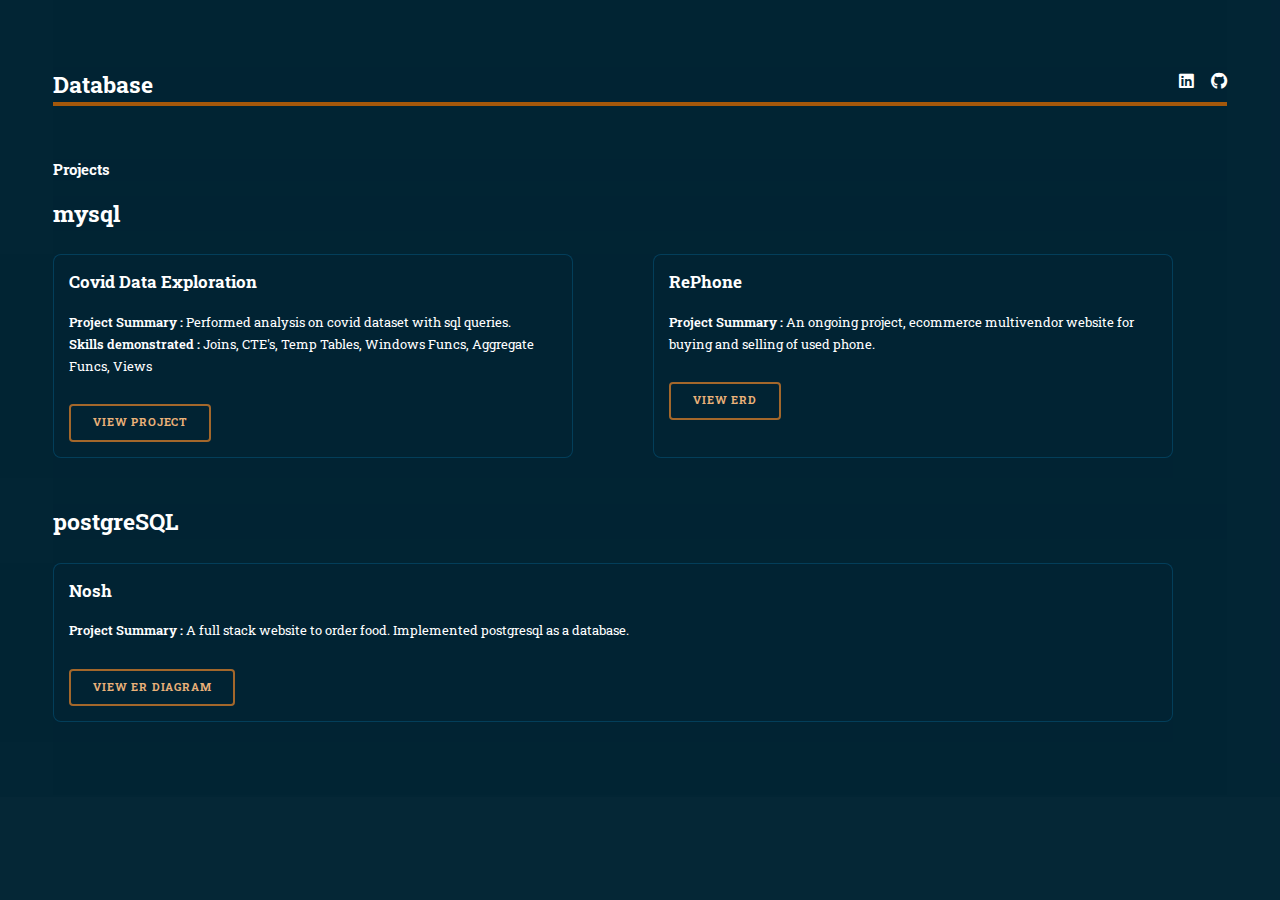
<file: database.html>
<!DOCTYPE HTML>
<!--
	Editorial by HTML5 UP
	html5up.net | @ajlkn
	Free for personal and commercial use under the CCA 3.0 license (html5up.net/license)
-->
<html>
	<head>
		<title>Portfolio Website</title>
		<meta charset="utf-8" />
		<meta name="viewport" content="width=device-width, initial-scale=1, user-scalable=no" />
		<link rel="stylesheet" href="assets/css/main.css" />
	</head>
	<body class="is-preload">

		<!-- Wrapper -->
			<div id="wrapper">

				<!-- Main -->
					<div id="main">
						<div class="inner">

							<!-- Header -->
								<header id="header">
                                    <h2>Database</h2>
									<ul class="icons">
										<li><a href="https://www.linkedin.com/in/zehra-batool-7432a9260" class="icon brands fa-linkedin"><span class="label">LinkedIn</span></a></li>
										<li><a href="https://github.com/ZehraaBatool" class="icon brands fa-github"><span class="label">Github</span></a></li>
									</ul>
								</header>
                                <section>
									<header class="major">
										<h4>Projects</h4>
									</header>
                                    <h2>mysql</h2>
									<div class="posts">
                                       
										<article>
											<h3>Covid Data Exploration</h3>
							<p><b>Project Summary : </b> Performed analysis on covid dataset with sql queries. <br>
								<b>Skills demonstrated : </b>Joins, CTE's, Temp Tables, Windows Funcs, Aggregate Funcs, Views</p>
											
											<ul class="actions">
												<li><a href="https://github.com/ZehraaBatool/Data-Analysis-Portfolio/blob/fd2a4fd2f774d5b75d00610aedc0ef4b06a9fa7c/COVID%20Data%20Exploration.sql" class="button">View Project</a></li>
											</ul>
										</article>
                                        <article>
											<h3>RePhone</h3>
							<p><b>Project Summary : </b> An ongoing project, ecommerce multivendor website for buying and selling of used phone.</p>
											
											<ul class="actions">
												<li><a href="images\ERD RePhone.png" class="button">View ERD</a></li>
											</ul>
										</article>
                                    </div>
                                    <h2>postgreSQL</h2>
                                    <div class="posts">
                                       
										<article>
											<h3>Nosh</h3>
							<p><b>Project Summary : </b> A full stack website to order food. Implemented postgresql as a database.
							</p>
											
											<ul class="actions">
											
												<li><a href="images\ERD Nosh.png" class="button">View ER diagram</a></li>

											</ul>
										</article>
                                        
                                    </div>
                            
                                </section>
</file>
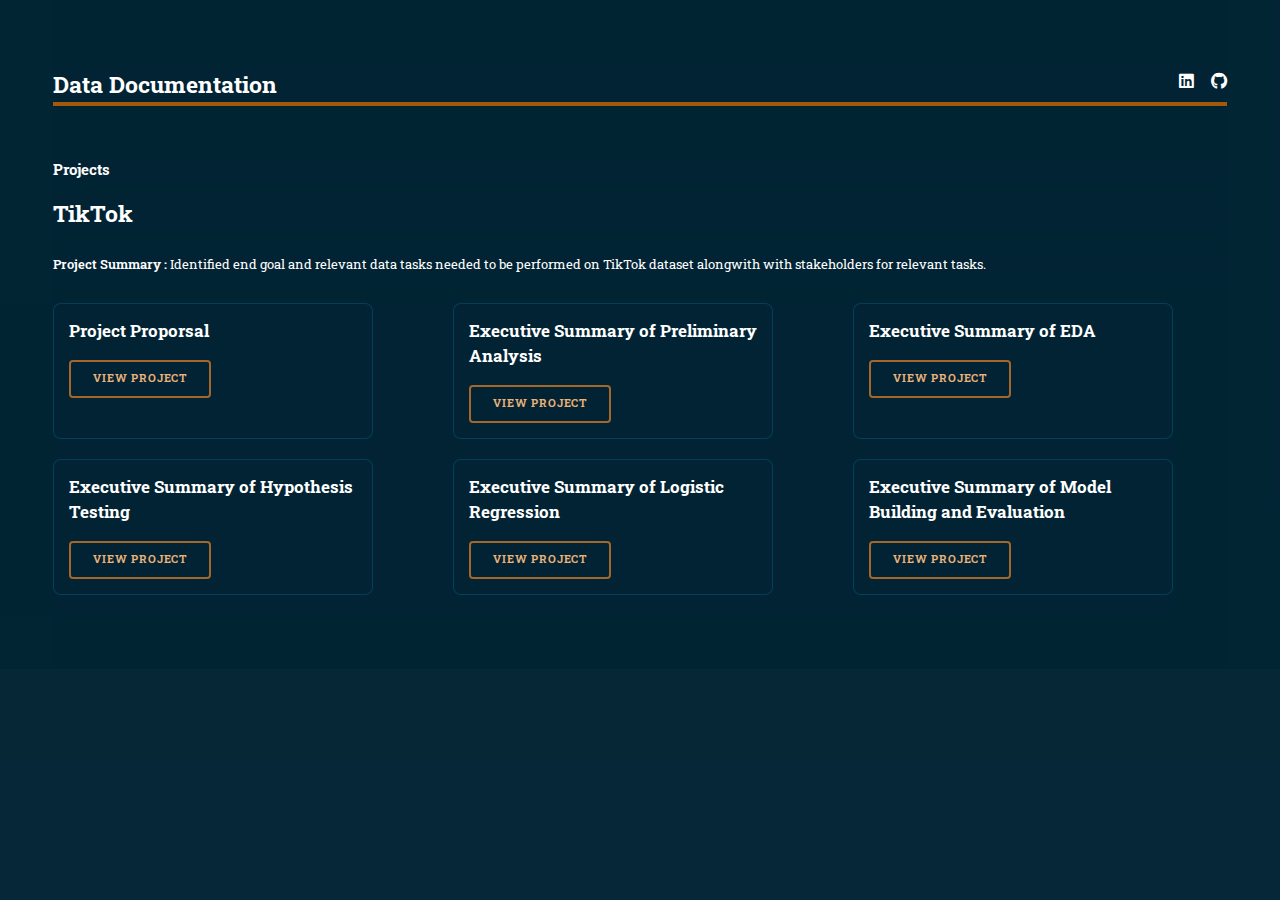
<file: dataplanning.html>
<!DOCTYPE HTML>
<!--
	Editorial by HTML5 UP
	html5up.net | @ajlkn
	Free for personal and commercial use under the CCA 3.0 license (html5up.net/license)
-->
<html>
	<head>
		<title>Portfolio Website</title>
		<meta charset="utf-8" />
		<meta name="viewport" content="width=device-width, initial-scale=1, user-scalable=no" />
		<link rel="stylesheet" href="assets/css/main.css" />
	</head>
	<body class="is-preload">

		<!-- Wrapper -->
			<div id="wrapper">

				<!-- Main -->
					<div id="main">
						<div class="inner">

							<!-- Header -->
								<header id="header">
                                    <h2>Data Documentation</h2>
									<ul class="icons">
										<li><a href="https://www.linkedin.com/in/zehra-batool-7432a9260" class="icon brands fa-linkedin"><span class="label">LinkedIn</span></a></li>
										<li><a href="https://github.com/ZehraaBatool" class="icon brands fa-github"><span class="label">Github</span></a></li>
									</ul>
								</header>
                                <section>
									<header class="major">
										<h4>Projects</h4>
									</header>
									<h2>TikTok</h2>
									<p><b>Project Summary : </b> Identified end goal and relevant data tasks needed to be performed on TikTok dataset alongwith with stakeholders for relevant tasks.							</p>

									<div class="posts">
										<article>
											<h3>Project Proporsal</h3>
											
											<ul class="actions">
												<li><a href="images\TikTok Project Proposal.pdf" class="button">View Project</a></li>
											</ul>
										</article>
                                        <article>
											<h3>Executive Summary of Preliminary Analysis</h3>
			
											
											<ul class="actions">
												<li><a href="images\Executive summary of preliminary analysis.pdf" class="button">View Project</a></li>
											</ul>
										</article>
                                        <article>
											<h3>Executive Summary of EDA</h3>
							
											
											<ul class="actions">
												<li><a href="images\Executive Summary of EDA.pdf" class="button">View Project</a></li>
											</ul>
										</article>
										<article>
											<h3>Executive Summary of Hypothesis Testing</h3>
							
											
											<ul class="actions">
												<li><a href="images\Executive summary Hypothesis testing.pdf" class="button">View Project</a></li>
											</ul>
										</article><article>
											<h3>Executive Summary of Logistic Regression</h3>
							
											
											<ul class="actions">
												<li><a href="images\Executive Summary Logistic Regression.pdf" class="button">View Project</a></li>
											</ul>
										</article>
									</article><article>
										<h3>Executive Summary of Model Building and Evaluation</h3>
						
										
										<ul class="actions">
											<li><a href="images\Executive Summary of ML.pdf" class="button">View Project</a></li>
										</ul>
									</article>
</file>
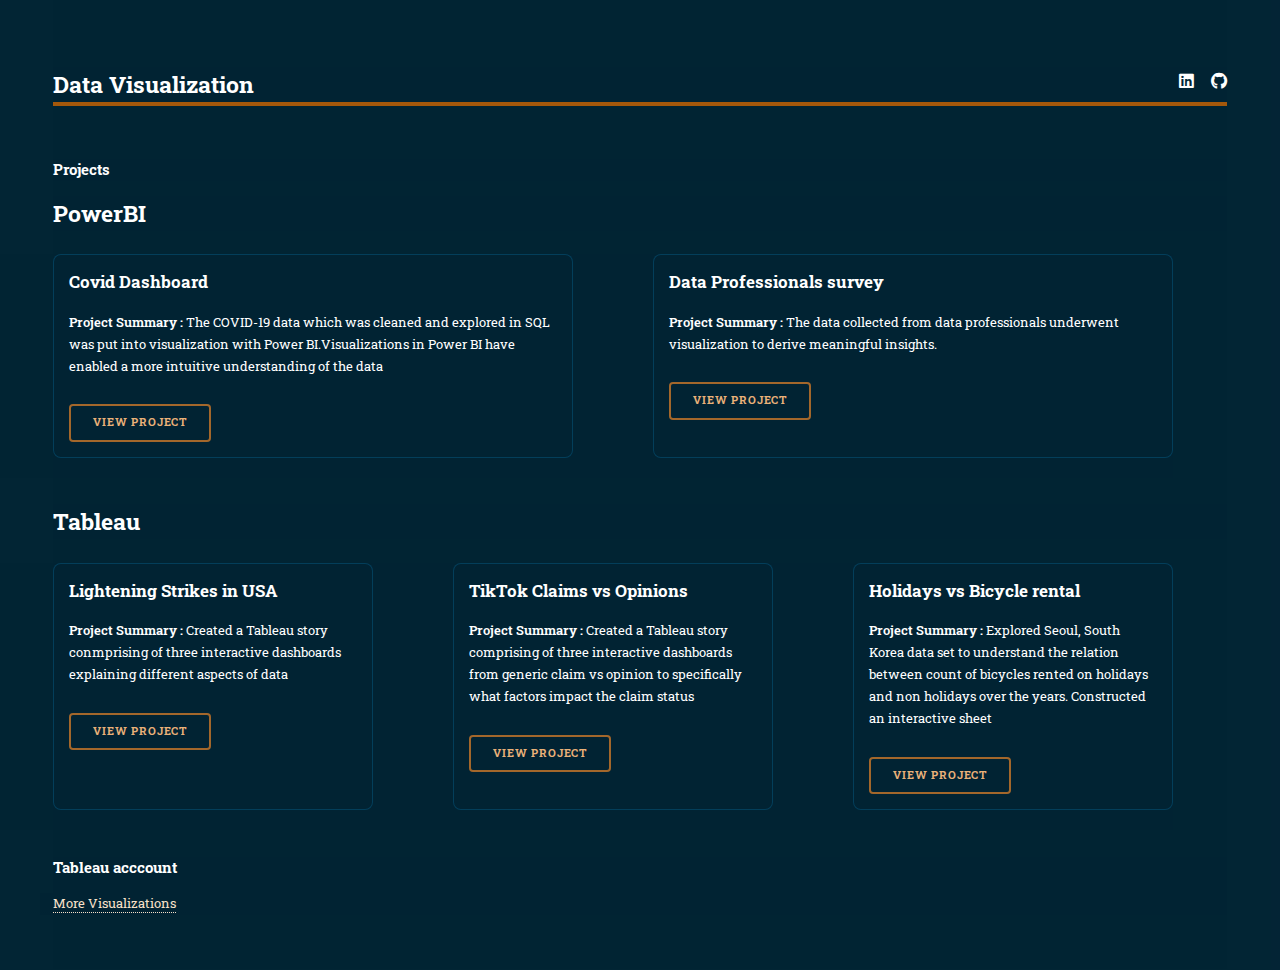
<file: datavisual.html>
<!DOCTYPE HTML>
<!--
	Editorial by HTML5 UP
	html5up.net | @ajlkn
	Free for personal and commercial use under the CCA 3.0 license (html5up.net/license)
-->
<html>
	<head>
		<title>Portfolio Website</title>
		<meta charset="utf-8" />
		<meta name="viewport" content="width=device-width, initial-scale=1, user-scalable=no" />
		<link rel="stylesheet" href="assets/css/main.css" />
	</head>
	<body class="is-preload">

		<!-- Wrapper -->
			<div id="wrapper">

				<!-- Main -->
					<div id="main">
						<div class="inner">

							<!-- Header -->
								<header id="header">
                                    <h2>Data Visualization</h2>
									<ul class="icons">
										<li><a href="https://www.linkedin.com/in/zehra-batool-7432a9260" class="icon brands fa-linkedin"><span class="label">LinkedIn</span></a></li>
										<li><a href="https://github.com/ZehraaBatool" class="icon brands fa-github"><span class="label">Github</span></a></li>
									</ul>
								</header>
                                <section>
									<header class="major">
										<h4>Projects</h4>
									</header>
                                    <h2>PowerBI</h2>
									<div class="posts">
                                       
										<article>
											<h3>Covid Dashboard</h3>
							<p><b>Project Summary : </b> The COVID-19 data which was cleaned and explored in SQL was put into visualization with Power BI.Visualizations in Power BI have enabled a more intuitive understanding of the data
							</p>
											
											<ul class="actions">
												<li><a href="images\covid dashboard.png" class="button">View Project</a></li>
											</ul>
										</article>
                                        <article>
											<h3>Data Professionals survey</h3>
							<p><b>Project Summary : </b>The data collected from data professionals underwent visualization to derive meaningful insights. 							</p>
											
											<ul class="actions">
												<li><a href="images\data experts dashboard.png" class="button">View Project</a></li>
											</ul>
										</article>
                                                                        </div>
                                    <h2>Tableau</h2>
                                    <div class="posts">
                                       
										<article>
											<h3>Lightening Strikes in USA</h3>
							<p><b>Project Summary : </b> Created a Tableau story conmprising of three interactive dashboards explaining different aspects of data							</p>
											
											<ul class="actions">
												<li><a href="https://public.tableau.com/shared/6HY5JZ6PF?:display_count=n&:origin=viz_share_link" class="button">View Project</a></li>
											</ul>
										</article>
                                        <article>
											<h3>TikTok Claims vs Opinions</h3>
							<p><b>Project Summary : </b> Created a Tableau story comprising of three interactive dashboards from generic claim vs opinion to specifically what factors impact the claim status
													</p>
											
											<ul class="actions">
												<li><a href="https://haproxy-traffic-splitter/views/TikTokclaimdataset/Story1?:language=en-US&:sid=&:redirect=auth&:display_count=n&:origin=viz_share_link" class="button">View Project</a></li>
											</ul>
										</article>
                                        <article>
											<h3>Holidays vs Bicycle rental</h3>
							<p><b>Project Summary : </b> Explored Seoul, South Korea data set to understand the relation between count of bicycles rented on holidays and non holidays over the years. Constructed an interactive sheet</p>
											
											<ul class="actions">
												<li><a href="https://haproxy-traffic-splitter/views/Impactofholidaysonrentedbicyclecount/Dashboard1?:language=en-US&:sid=&:redirect=auth&:display_count=n&:origin=viz_share_link" class="button">View Project</a></li>
											</ul>
										</article>
                                    </div>
									<article>
											<h4>Tableau acccount</h4>											
											<ul class="actions">
												<li><a href="https://public.tableau.com/app/profile/zehra.batool/vizzes" >More Visualizations</a></li>
											</ul>
										</article>
                                </section>
</file>
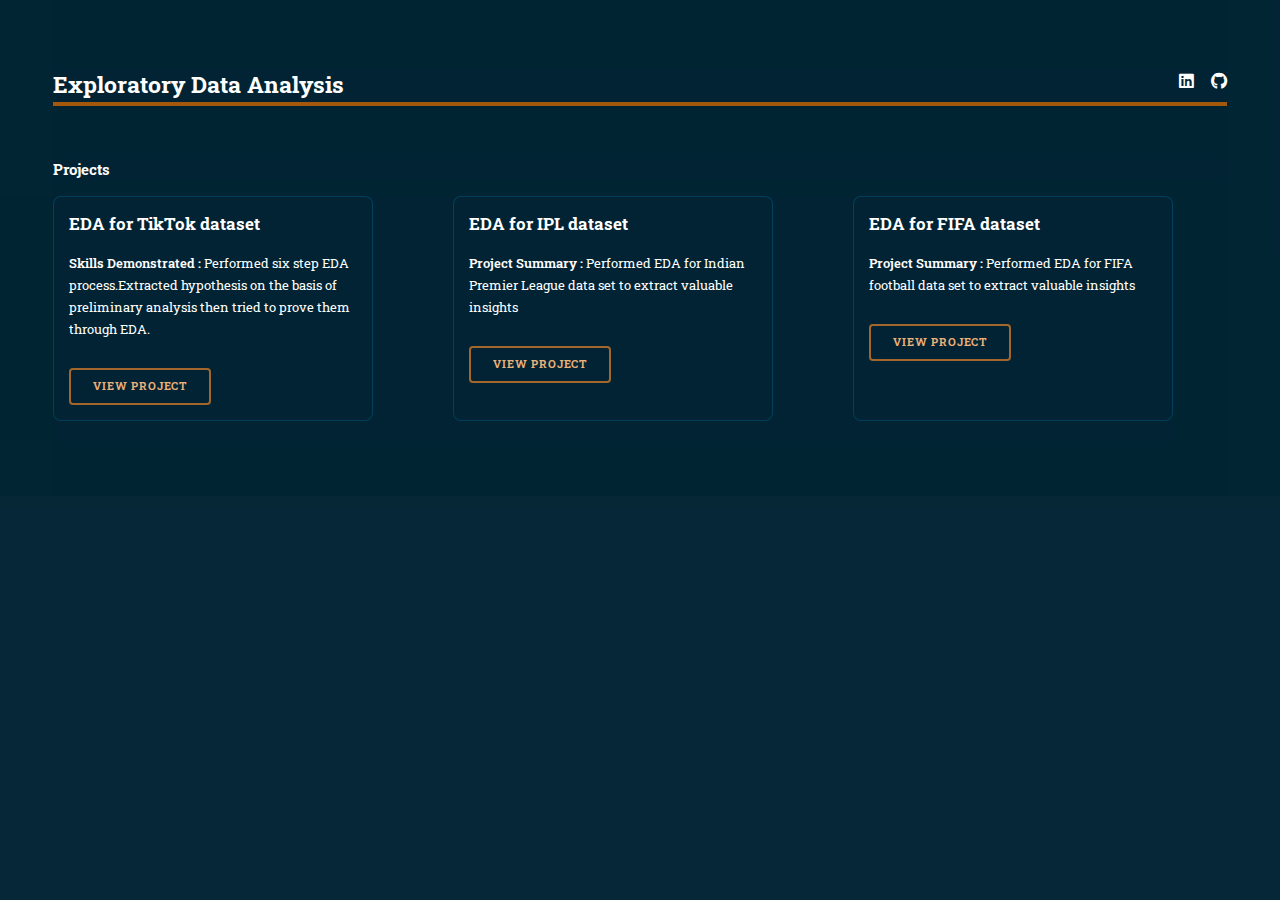
<file: eda.html>
<!DOCTYPE HTML>
<!--
	Editorial by HTML5 UP
	html5up.net | @ajlkn
	Free for personal and commercial use under the CCA 3.0 license (html5up.net/license)
-->
<html>
	<head>
		<title>Portfolio Website</title>
		<meta charset="utf-8" />
		<meta name="viewport" content="width=device-width, initial-scale=1, user-scalable=no" />
		<link rel="stylesheet" href="assets/css/main.css" />
	</head>
	<body class="is-preload">

		<!-- Wrapper -->
			<div id="wrapper">

				<!-- Main -->
					<div id="main">
						<div class="inner">

							<!-- Header -->
								<header id="header">
                                    <h2>Exploratory Data Analysis</h2>
									<ul class="icons">
										<li><a href="https://www.linkedin.com/in/zehra-batool-7432a9260" class="icon brands fa-linkedin"><span class="label">LinkedIn</span></a></li>
										<li><a href="https://github.com/ZehraaBatool" class="icon brands fa-github"><span class="label">Github</span></a></li>
									</ul>
								</header>
                                <section>
									<header class="major">
										<h4>Projects</h4>
									</header>
									<div class="posts">
										<article>
											<h3>EDA for TikTok dataset</h3>
							<p><b>Skills Demonstrated : </b> Performed six step EDA process.Extracted hypothesis on the basis of preliminary analysis then tried to prove them through EDA.
							</p>
											
											<ul class="actions">
												<li><a href="https://github.com/ZehraaBatool/Data-Analysis-Portfolio/blob/fd2a4fd2f774d5b75d00610aedc0ef4b06a9fa7c/Exploratory%20Data%20Analysis%20IPL_Dataset.ipynb" class="button">View Project</a></li></ul>
										</article>
                                        <article>
											<h3>EDA for IPL dataset</h3>
							<p><b>Project Summary :  </b>Performed EDA for Indian Premier League data set to extract valuable insights 
							</p>
											
											<ul class="actions">
												<li><a href="https://github.com/ZehraaBatool/Data-Analysis-Portfolio/blob/fd2a4fd2f774d5b75d00610aedc0ef4b06a9fa7c/Exploratory%20Data%20Analysis%20IPL_Dataset.ipynb" class="button">View Project</a></li>
											</ul>
										</article>
                                        <article>
											<h3>EDA for FIFA dataset</h3>
							<p><b>Project Summary : </b>Performed EDA for FIFA football data set to extract valuable insights </p>
											
											<ul class="actions">
												<li><a href="https://github.com/ZehraaBatool/Data-Analysis-Portfolio/blob/fd2a4fd2f774d5b75d00610aedc0ef4b06a9fa7c/Exploratory%20Data%20Analysis%20Fifa_Dataset.ipynb" class="button">View Project</a></li>
											</ul>
										</article>
									</div></section></div></div></div></body></html>
</file>
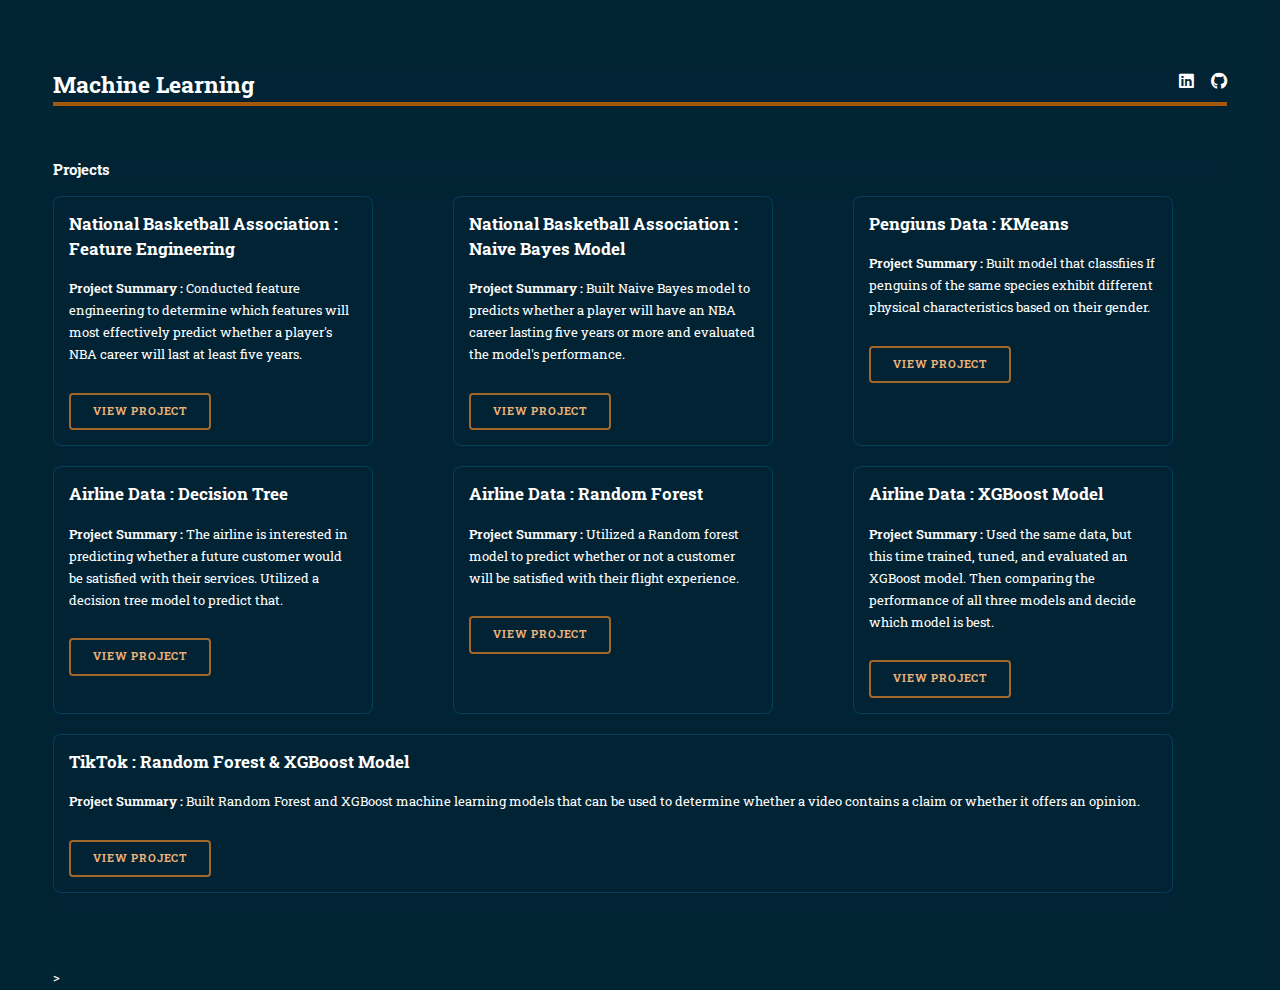
<file: ml.html>
<!DOCTYPE HTML>
<!--
	Editorial by HTML5 UP
	html5up.net | @ajlkn
	Free for personal and commercial use under the CCA 3.0 license (html5up.net/license)
-->
<html>
	<head>
		<title>Portfolio Website</title>
		<meta charset="utf-8" />
		<meta name="viewport" content="width=device-width, initial-scale=1, user-scalable=no" />
		<link rel="stylesheet" href="assets/css/main.css" />
	</head>
	<body class="is-preload">

		<!-- Wrapper -->
			<div id="wrapper">
				<!-- Main -->
					<div id="main">
						<div class="inner">
							<!-- Header -->
								<header id="header">
                                    <h2>Machine Learning</h2>
									<ul class="icons">
										<li><a href="https://www.linkedin.com/in/zehra-batool-7432a9260" class="icon brands fa-linkedin"><span class="label">LinkedIn</span></a></li>
										<li><a href="https://github.com/ZehraaBatool" class="icon brands fa-github"><span class="label">Github</span></a></li>
									</ul>
								</header>
                                <section>
									<header class="major">
										<h4>Projects</h4>
									</header>
									<div class="posts">
										<article>
											<h3>National Basketball Association : Feature Engineering</h3>
							<p><b>Project Summary : </b>Conducted feature engineering to determine which features will most effectively predict whether a player's NBA career will last at least five years.
							</p>
											
											<ul class="actions">
												<li><a href="https://github.com/ZehraaBatool/Data-Analysis-Portfolio/blob/266a8c9016eafc55c8d5ebb1ebfd73f71d550e6f/Feature%20Engineering.ipynb" class="button">View Project</a></li>
											</ul>
										</article>
										<article>
											<h3>National Basketball Association : Naive Bayes Model</h3>
							<p><b>Project Summary : </b>Built Naive Bayes model to predicts whether a player will have an NBA career lasting five years or more and evaluated the model's performance.
							</p>
											
											<ul class="actions">
												<li><a href="https://github.com/ZehraaBatool/Data-Analysis-Portfolio/blob/266a8c9016eafc55c8d5ebb1ebfd73f71d550e6f/Naive%20Bayes%20Model.ipynb" class="button">View Project</a></li>
											</ul>
										</article>
										<article>
											<h3>Pengiuns Data : KMeans</h3>
							<p><b>Project Summary : </b>Built model that classfiies If penguins of the same species exhibit different physical characteristics based on their gender.
							</p>
											
											<ul class="actions">
												<li><a href="https://github.com/ZehraaBatool/Data-Analysis-Portfolio/blob/266a8c9016eafc55c8d5ebb1ebfd73f71d550e6f/KMeans.ipynb" class="button">View Project</a></li>
											</ul>
										</article>
						
										<article>
											<h3>Airline Data : Decision Tree</h3>
							<p><b>Project Summary : </b>The airline is interested in predicting whether a future customer would be satisfied with their services. Utilized a decision tree model to predict that.</p>
											
											<ul class="actions">
												<li><a href="https://github.com/ZehraaBatool/Data-Analysis-Portfolio/blob/4252f0f671ebd9fc2166b4505e5239eaf82d3d65/Decision%20Tree.ipynb" class="button">View Project</a></li>
											</ul>
										</article><article>
											<h3>Airline Data : Random Forest</h3>
							<p><b>Project Summary : </b> Utilized a Random forest model to predict whether or not a customer will be satisfied with their flight experience.</p>
											
											<ul class="actions">
												<li><a href="https://github.com/ZehraaBatool/Data-Analysis-Portfolio/blob/4252f0f671ebd9fc2166b4505e5239eaf82d3d65/Random%20forest.ipynb" class="button">View Project</a></li>
											</ul>
										</article><article>
											<h3>Airline Data : XGBoost Model</h3>
							<p><b>Project Summary : </b>Used the same data, but this time trained, tuned, and evaluated an XGBoost model. Then comparing the performance of all three models and decide which model is best.</p>
											
											<ul class="actions">
												<li><a href="https://github.com/ZehraaBatool/Data-Analysis-Portfolio/blob/4252f0f671ebd9fc2166b4505e5239eaf82d3d65/XGBoost%20Model.ipynb" class="button">View Project</a></li>
											</ul>
										</article>
										<article>
											<h3>TikTok : Random Forest & XGBoost Model</h3>
							<p><b>Project Summary : </b>Built Random Forest and XGBoost machine learning models that can be used to determine whether a video contains a claim or whether it offers an opinion.</p>
											
											<ul class="actions">
												<li><a href="https://github.com/ZehraaBatool/Data-Analysis-Portfolio/blob/4252f0f671ebd9fc2166b4505e5239eaf82d3d65/TikTok%20Random%20Forest.ipynb" class="button">View Project</a></li>
											</ul>
										</article>
									</div></section>></div></div></div></body></html>
</file>
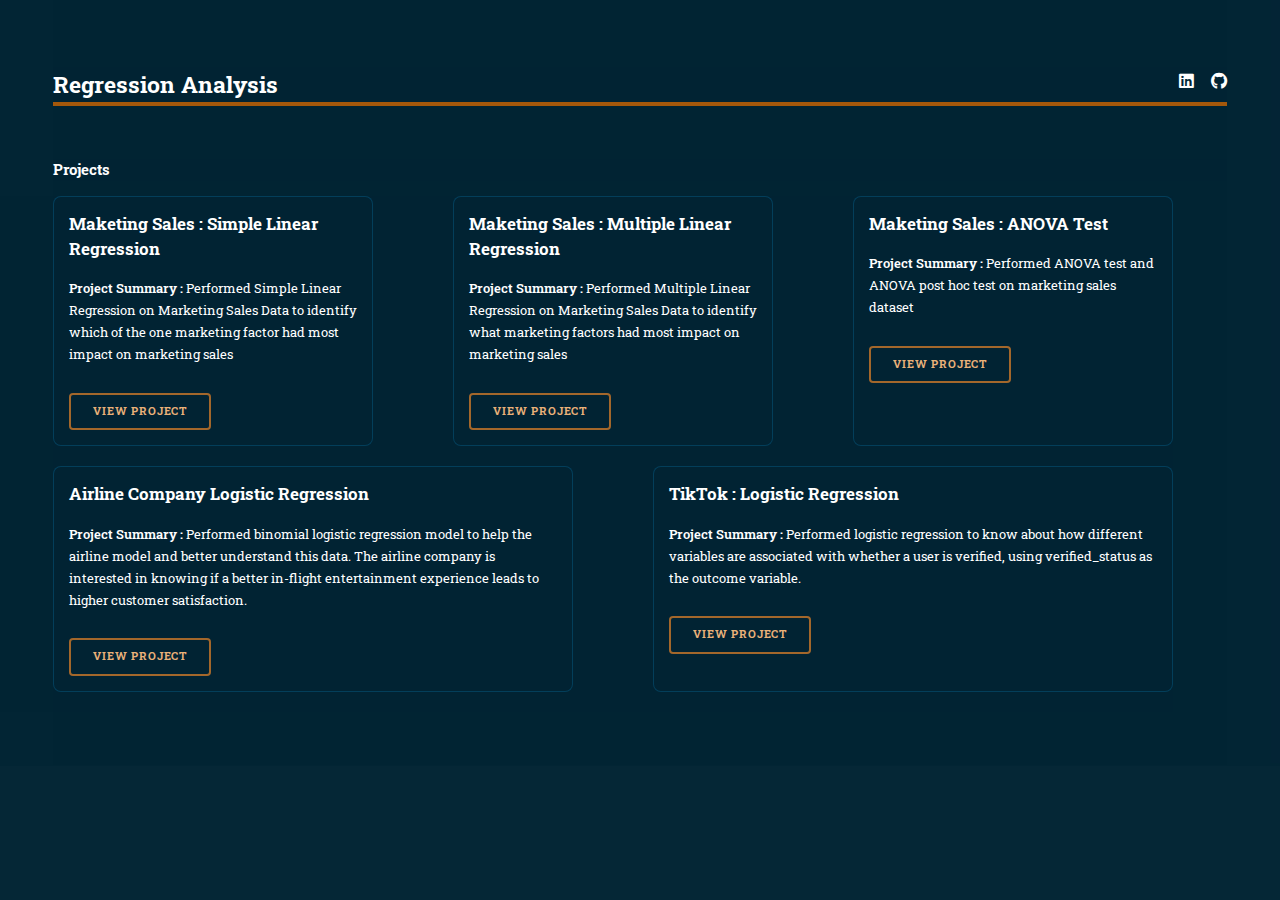
<file: reg.html>
<!DOCTYPE HTML>
<!--
	Editorial by HTML5 UP
	html5up.net | @ajlkn
	Free for personal and commercial use under the CCA 3.0 license (html5up.net/license)
-->
<html>
	<head>
		<title>Portfolio Website</title>
		<meta charset="utf-8" />
		<meta name="viewport" content="width=device-width, initial-scale=1, user-scalable=no" />
		<link rel="stylesheet" href="assets/css/main.css" />
	</head>
	<body class="is-preload">

		<!-- Wrapper -->
			<div id="wrapper">
				<!-- Main -->
					<div id="main">
						<div class="inner">
							<!-- Header -->
								<header id="header">
                                    <h2>Regression Analysis</h2>
									<ul class="icons">
										<li><a href="https://www.linkedin.com/in/zehra-batool-7432a9260" class="icon brands fa-linkedin"><span class="label">LinkedIn</span></a></li>
										<li><a href="https://github.com/ZehraaBatool" class="icon brands fa-github"><span class="label">Github</span></a></li>
									</ul>
								</header>
                                <section>
									<header class="major">
										<h4>Projects</h4>
									</header>
									<div class="posts">
										<article>
											<h3>Maketing Sales : Simple Linear Regression</h3>
							<p><b>Project Summary : </b>Performed Simple Linear Regression on Marketing Sales Data to identify which of the one marketing factor had most impact on marketing sales							</p>
											
											<ul class="actions">
												<li><a href="https://github.com/ZehraaBatool/Data-Analysis-Portfolio/blob/266a8c9016eafc55c8d5ebb1ebfd73f71d550e6f/Simple%20Linear%20Regression%20Marketing%20Data.ipynb" class="button">View Project</a></li>
											</ul>
										</article>
										<article>
											<h3>Maketing Sales : Multiple Linear Regression</h3>
							<p><b>Project Summary : </b>Performed Multiple Linear Regression on Marketing Sales Data to identify what marketing factors had most impact on marketing sales							</p>
											
											<ul class="actions">
												<li><a href="https://github.com/ZehraaBatool/Data-Analysis-Portfolio/blob/266a8c9016eafc55c8d5ebb1ebfd73f71d550e6f/Marketing%20Data%20Mulitple%20Linear%20Reg.ipynb" class="button">View Project</a></li>
											</ul>
										</article>
										<article>
											<h3>Maketing Sales : ANOVA Test</h3>
							<p><b>Project Summary : </b>Performed ANOVA test and ANOVA post hoc test on marketing sales dataset</p>
											
											<ul class="actions">
												<li><a href="https://github.com/ZehraaBatool/Data-Analysis-Portfolio/blob/266a8c9016eafc55c8d5ebb1ebfd73f71d550e6f/ANOVA%20test.ipynb" class="button">View Project</a></li>
											</ul>
										</article>
										<article>
											<h3>Airline Company Logistic Regression</h3>
							<p><b>Project Summary : </b>Performed binomial logistic regression model to help the airline model and better understand this data. The airline company is interested in knowing if a better in-flight entertainment experience leads to higher customer satisfaction.</p>
											
											<ul class="actions">
												<li><a href="https://github.com/ZehraaBatool/Data-Analysis-Portfolio/blob/266a8c9016eafc55c8d5ebb1ebfd73f71d550e6f/Logistic%20Regression.ipynb" class="button">View Project</a></li>
											</ul>
										</article>
										<article>
											<h3>TikTok : Logistic Regression</h3>
							<p><b>Project Summary : </b>Performed logistic regression to know about how different variables are associated with whether a user is verified, using verified_status as the outcome variable.</p>
											
											<ul class="actions">
												<li><a href="https://github.com/ZehraaBatool/Data-Analysis-Portfolio/blob/266a8c9016eafc55c8d5ebb1ebfd73f71d550e6f/TikTok%20Regression.ipynb" class="button">View Project</a></li>
											</ul>
										</article>
</file>
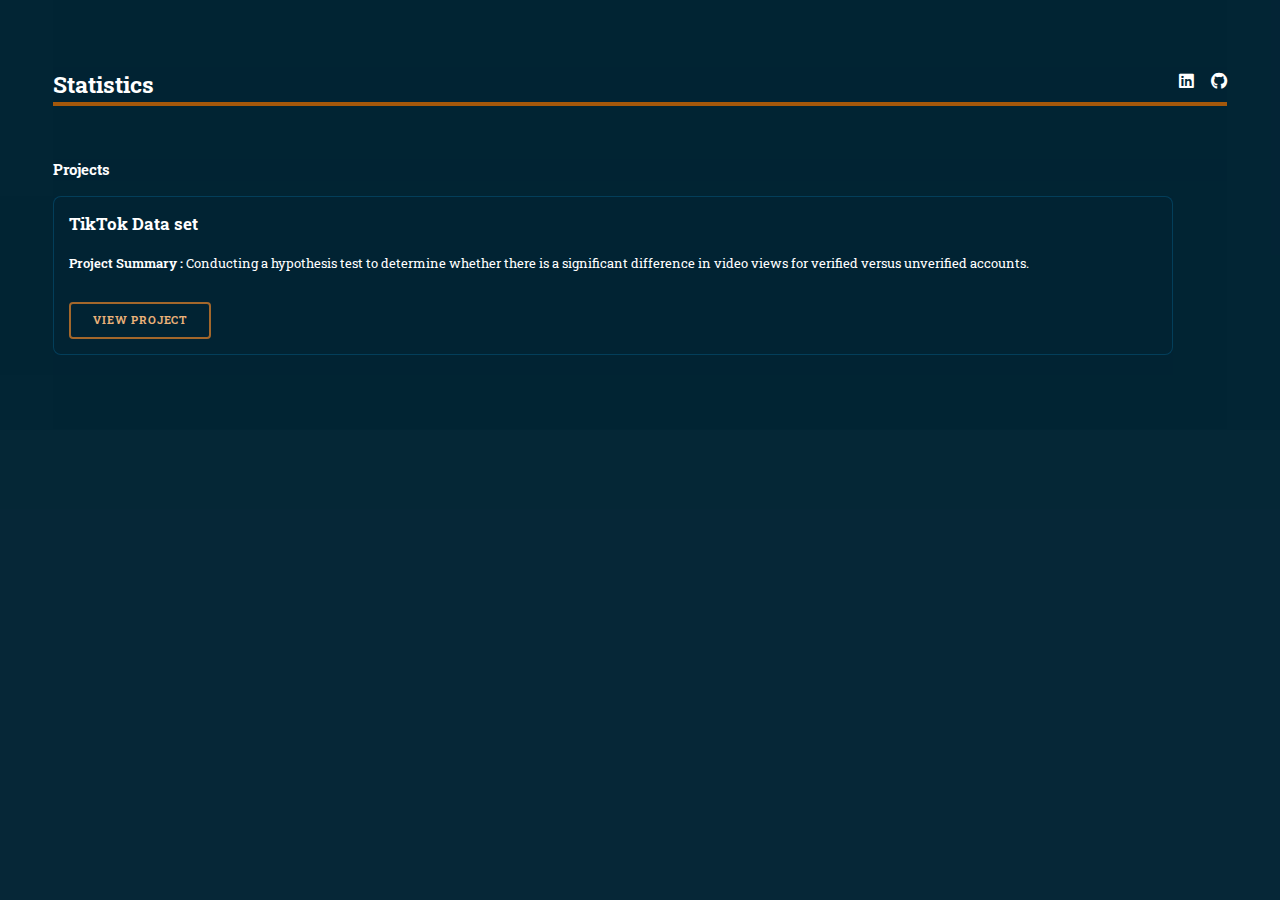
<file: stats.html>
<!DOCTYPE HTML>
<!--
	Editorial by HTML5 UP
	html5up.net | @ajlkn
	Free for personal and commercial use under the CCA 3.0 license (html5up.net/license)
-->
<html>
	<head>
		<title>Portfolio Website</title>
		<meta charset="utf-8" />
		<meta name="viewport" content="width=device-width, initial-scale=1, user-scalable=no" />
		<link rel="stylesheet" href="assets/css/main.css" />
	</head>
	<body class="is-preload">

		<!-- Wrapper -->
			<div id="wrapper">
				<!-- Main -->
					<div id="main">
						<div class="inner">
							<!-- Header -->
								<header id="header">
                                    <h2>Statistics</h2>
									<ul class="icons">
										<li><a href="https://www.linkedin.com/in/zehra-batool-7432a9260" class="icon brands fa-linkedin"><span class="label">LinkedIn</span></a></li>
										<li><a href="https://github.com/ZehraaBatool" class="icon brands fa-github"><span class="label">Github</span></a></li>
									</ul>
								</header>
                                <section>
									<header class="major">
										<h4>Projects</h4>
									</header>
									<div class="posts">
										<article>
											<h3>TikTok Data set</h3>
							<p><b>Project Summary : </b>Conducting a hypothesis test to determine whether there is a significant difference in video views for verified versus unverified accounts.</p>
											
											<ul class="actions">
												<li><a href="https://github.com/ZehraaBatool/Data-Analysis-Portfolio/blob/fd2a4fd2f774d5b75d00610aedc0ef4b06a9fa7c/Web%20Scrapping%20Wikipedia%20(Largest%20companies).ipynb" class="button">View Project</a></li>
											</ul>
										</article>
</file>
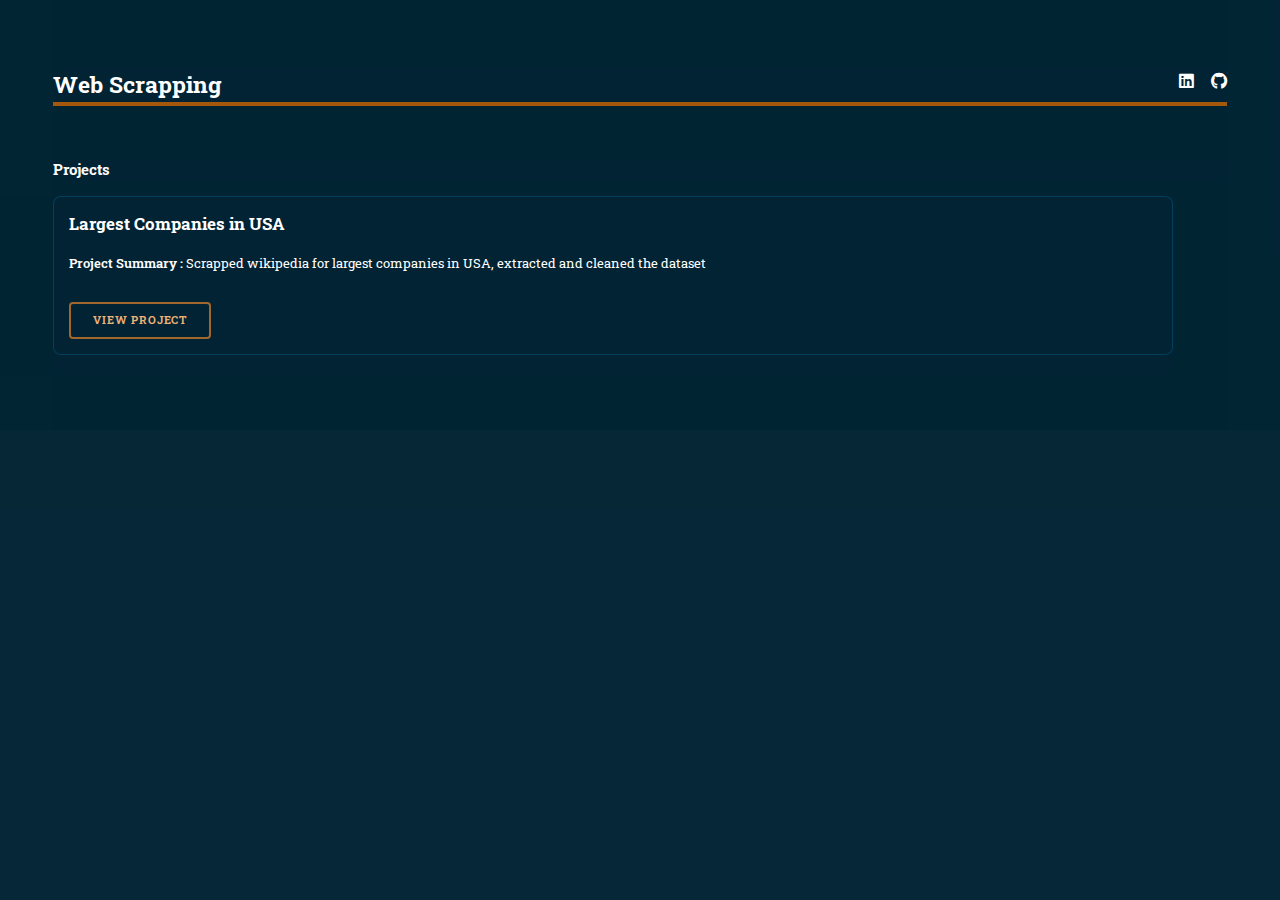
<file: webscrap.html>
<!DOCTYPE HTML>
<!--
	Editorial by HTML5 UP
	html5up.net | @ajlkn
	Free for personal and commercial use under the CCA 3.0 license (html5up.net/license)
-->
<html>
	<head>
		<title>Portfolio Website</title>
		<meta charset="utf-8" />
		<meta name="viewport" content="width=device-width, initial-scale=1, user-scalable=no" />
		<link rel="stylesheet" href="assets/css/main.css" />
	</head>
	<body class="is-preload">

		<!-- Wrapper -->
			<div id="wrapper">
				<!-- Main -->
					<div id="main">
						<div class="inner">
							<!-- Header -->
								<header id="header">
                                    <h2>Web Scrapping</h2>
									<ul class="icons">
										<li><a href="https://www.linkedin.com/in/zehra-batool-7432a9260" class="icon brands fa-linkedin"><span class="label">LinkedIn</span></a></li>
										<li><a href="https://github.com/ZehraaBatool" class="icon brands fa-github"><span class="label">Github</span></a></li>
									</ul>
								</header>
                                <section>
									<header class="major">
										<h4>Projects</h4>
									</header>
									<div class="posts">
										<article>
											<h3>Largest Companies in USA</h3>
							<p><b>Project Summary :  </b>Scrapped wikipedia for largest companies in USA, extracted and cleaned the dataset
							</p>
											
											<ul class="actions">
												<li><a href="https://github.com/ZehraaBatool/Data-Analysis-Portfolio/blob/fd2a4fd2f774d5b75d00610aedc0ef4b06a9fa7c/Web%20Scrapping%20Wikipedia%20(Largest%20companies).ipynb" class="button">View Project</a></li>
											</ul>
										</article>
</file>
<file: assets/css/main.css>
@import url(fontawesome-all.min.css);
@import url("https://fonts.googleapis.com/css?family=Open+Sans:400,600,400italic,600italic|Roboto+Slab:400,700");
/*
	Editorial by HTML5 UP
	html5up.net | @ajlkn
	Free for personal and commercial use under the CCA 3.0 license (html5up.net/license)
*/
*{
  background-color: #022334a4;
  color: white;
}
html, body, div, span, applet, object,
iframe, h1, h2, h3, h4, h5, h6, p, blockquote,
pre, a, abbr, acronym, address, big, cite,
code, del, dfn, em, img, ins, kbd, q, s, samp,
small, strike, strong, sub, sup, tt, var, b,
u, i, center, dl, dt, dd, ol, ul, li, fieldset,
form, label, legend, table, caption, tbody,
tfoot, thead, tr, th, td, article, aside,
canvas, details, embed, figure, figcaption,
footer, header, hgroup, menu, nav, output, ruby,
section, summary, time, mark, audio, video {
  margin: 0;
  padding: 0;
  border: 0;
  font-size: 100%;
  font: inherit;
  vertical-align: baseline; }

article, aside, details, figcaption, figure,
footer, header, hgroup, menu, nav, section {
  display: block; }

body {
  line-height: 1; 
  -webkit-text-size-adjust: none;
  color: white;;
  font-family: "Roboto Slab", serif;
  font-size: 13pt;
  font-weight: 400;
  line-height: 1.65; }
  @media screen and (max-width: 1680px) {
    body, input, select, textarea {
      font-size: 11pt; } }
  @media screen and (max-width: 1280px) {
    body, input, select, textarea {
      font-size: 10pt; } }
  @media screen and (max-width: 360px) {
    body, input, select, textarea {
      font-size: 9pt; } }

/* Basic */
@-ms-viewport {
  width: device-width; }

body {
  -ms-overflow-style: scrollbar; }

@media screen and (max-width: 480px) {
  html, body {
    min-width: 320px; } }

html {
  box-sizing: border-box; }

*, *:before, *:after {
  box-sizing: inherit; }

  body.is-preload *, body.is-preload *:before, body.is-preload *:after, body.is-resizing *, body.is-resizing *:before, body.is-resizing *:after {
    -moz-animation: none !important;
    -webkit-animation: none !important;
    -ms-animation: none !important;
    animation: none !important;
    -moz-transition: none !important;
    -webkit-transition: none !important;
    -ms-transition: none !important;
    transition: none !important; }


a {
  -moz-transition: color 0.2s ease-in-out, border-bottom-color 0.2s ease-in-out;
  -webkit-transition: color 0.2s ease-in-out, border-bottom-color 0.2s ease-in-out;
  -ms-transition: color 0.2s ease-in-out, border-bottom-color 0.2s ease-in-out;
  transition: color 0.2s ease-in-out, border-bottom-color 0.2s ease-in-out;
  border-bottom: dotted 1px;
  color: #f7e0c9;
  text-decoration: none; }
  a:hover {
    border-bottom-color: #f8dabc;
    color:#f5d4b3 !important; }
    a:hover strong {
      color: inherit; }

strong, b {
  color: white;;
  font-weight: 600; }
p {
  margin: 0 0 2em 0; }

h1, h2, h3, h4, h5, h6 {
  color: white;
  font-family: "Roboto Slab", serif;
  font-weight: 700;
  line-height: 1.5;
  margin: 0 0 1em 0; }
  h1 a, h2 a, h3 a, h4 a, h5 a, h6 a {
    color: inherit;
    text-decoration: none;
    border-bottom: 0; }

h1 {
  font-size: 4em;
  margin: 0 0 0.5em 0;
  line-height: 1.3; }

h2 {
  font-size: 1.75em; }

h3 {
  font-size: 1.25em; }

h4 {
  font-size: 1.1em; }

h5 {
  font-size: 0.9em; }

h6 {
  font-size: 0.7em; }

@media screen and (max-width: 1680px) {
  h1 {
    font-size: 3.5em; } }

@media screen and (max-width: 980px) {
  h1 {
    font-size: 3.25em; } }

@media screen and (max-width: 736px) {
  h1 {
    font-size: 2em;
    line-height: 1.4; }
  h2 {
    font-size: 1.5em; } }

hr {
  border: 0;
  border-bottom: solid 1px rgba(210, 215, 217, 0.75);
  margin: 2em 0; }
  hr.major {
    margin: 3em 0; }

/* Icon */
.icon {
  text-decoration: none;
  border-bottom: none;
  position: relative; }
  .icon:before {
    -moz-osx-font-smoothing: grayscale;
    -webkit-font-smoothing: antialiased;
    display: inline-block;
    font-style: normal;
    font-variant: normal;
    text-rendering: auto;
    line-height: 1;
    text-transform: none !important;
    font-family: 'Font Awesome 5 Free';
    font-weight: 400; }
  .icon > .label {
    display: none; }
  .icon:before {
    line-height: inherit; }
  .icon.solid:before {
    font-weight: 900; }
  .icon.brands:before {
    font-family: 'Font Awesome 5 Brands'; }

/* Image */
.image {
  border-radius: 0.375em;
  border: 0;
  display: inline-block;
  position: relative; }
  .image img {
    border-radius: 0.375em;
    display: block; }
  .image.left, .image.right {
    max-width: 40%; }
    .image.left img, .image.right img {
      width: 100%; }
  .image.left {
    float: left;
    padding: 0 1.5em 1em 0;
    top: 0.25em; }
  .image.right {
    float: right;
    padding: 0 0 1em 1.5em;
    top: 0.25em; }
  .image.fit {
    display: block;
    margin: 0 0 2em 0;
    width: 100%; }
    .image.fit img {
      width: 100%; }
  .image.main {
    display: block;
    margin: 0 0 3em 0;
    width: 100%; }
    .image.main img {
      width: 100%; }
/* List */
ul {
  list-style: disc;
  margin: 0 0 2em 0;
  padding-left: 1em; }
  ul li {
    padding-left: 0.5em; }
  ul.alt {
    list-style: none;
    padding-left: 0; }
    ul.alt li {
      border-top: solid 1px rgba(210, 215, 217, 0.75);
      padding: 0.5em 0; }
      ul.alt li:first-child {
        border-top: 0;
        padding-top: 0; }
/* Actions */
ul.actions {
  display: flex;
  cursor: default;
  list-style: none;
  margin-left: -1em;
  padding-left: 0;
  flex-wrap: wrap;
  justify-content: space-between;
}

ul.actions li {
  padding: 0 0 0 1em;
  vertical-align: middle;
}
/* Stacked layout */
ul.actions.stacked {
  flex-direction: column;
  margin-left: 0;
}

ul.actions.stacked li {
  padding: 1.7em 0 0 0;
}

ul.actions.stacked li:first-child {
  padding-top: 0;
}/* Fit layout for uniform sizing */
ul.actions.fit {
  display: flex;
  flex-wrap: wrap;
  justify-content: space-between;
  align-items: stretch; /* Ensures all items stretch to the same height */
  width: calc(100% + 1em);
}

ul.actions.fit li {
  display: flex;
  flex: 1 1 calc(33.33% - 1em); /* Ensures three items per row */
  max-width: calc(33.33% - 1em);
}

ul.actions.fit li > * {
  flex-grow: 1;
  display: flex;
  flex-direction: column;
  justify-content: space-between;
}

/* Fit stacked layout */
ul.actions.fit.stacked {
  width: 100%;
}


/* Icons */
ul.icons {
  cursor: default;
  list-style: none;
  padding-left: 0; }
  ul.icons li {
    display: inline-block;
    padding: 0 1em 0 0; }
    ul.icons li:last-child {
      padding-right: 0; }
    ul.icons li .icon {
      color: inherit; }
      ul.icons li .icon:before {
        font-size: 1.25em; }

/* Contact */
ul.contact {
  list-style: none;
  padding: 0; }
  ul.contact li {
    text-decoration: none;
    border-top: solid 1px rgba(210, 215, 217, 0.75);
    margin: 1.5em 0 0 0;
    padding: 1.5em 0 0 3em;
    position: relative; }
    ul.contact li:before {
      -moz-osx-font-smoothing: grayscale;
      -webkit-font-smoothing: antialiased;
      display: inline-block;
      font-style: normal;
      font-variant: normal;
      text-rendering: auto;
      line-height: 1;
      text-transform: none !important;
      font-family: 'Font Awesome 5 Free';
      font-weight: 400; }
    ul.contact li:before {
      color: #a4580b;
      display: inline-block;
      font-size: 1.5em;
      height: 1.125em;
      left: 0;
      line-height: 1.125em;
      position: absolute;
      text-align: center;
      top: 1em;
      width: 1.5em; }
    ul.contact li:first-child {
      border-top: 0;
      margin-top: 0;
      padding-top: 0; }
      ul.contact li:first-child:before {
        top: 0; }
    ul.contact li a {
      color: inherit; }

input[type="button"],
button,
.button {
  -moz-appearance: none;
  -webkit-appearance: none;
  -ms-appearance: none;
  appearance: none;
  -moz-transition: background-color 0.2s ease-in-out, color 0.2s ease-in-out;
  -webkit-transition: background-color 0.2s ease-in-out, color 0.2s ease-in-out;
  -ms-transition: background-color 0.2s ease-in-out, color 0.2s ease-in-out;
  transition: background-color 0.2s ease-in-out, color 0.2s ease-in-out;
  background-color: transparent;
  border-radius: 0.375em;
  border: 0;
  box-shadow: inset 0 0 0 2px #a3672b;
  color: #eab179 !important;
  cursor: pointer;
  display: inline-block;
  font-family: "Roboto Slab", serif;
  font-size: 0.8em;
  font-weight: 700;
  height: 3.5em;
  letter-spacing: 0.075em;
  line-height: 3.5em;
  padding: 0 2.25em;
  text-align: center;
  text-decoration: none;
  text-transform: uppercase;
  white-space: nowrap; }
  input[type="button"]:hover,
  button:hover,
  .button:hover {
    background-color: rgba(245, 106, 106, 0.05); }
  input[type="submit"]:active,
  input[type="reset"]:active,
  input[type="button"]:active,
  button:active,
  .button:active {
    background-color: rgba(245, 106, 106, 0.15); }
  [type="button"].icon:before,
  button.icon:before,
  .button.icon:before {
    margin-right: 0.5em; }
  input[type="button"].fit,
  button.fit,
  .button.fit {
    width: 100%; }
  input[type="button"].small,
  button.small,
  .button.small {
    font-size: 0.6em; }
  input[type="button"].large,
  button.large,
  .button.large {
    font-size: 1em;
    height: 3.65em;
    line-height: 3.65em; }
  input[type="button"].primary,
  button.primary,
  .button.primary {
    background-color: #a4580b;
    box-shadow: none;
    color: #ffffff !important; }
    input[type="button"].primary:hover,
    button.primary:hover,
    .button.primary:hover {
      background-color: #a4580b; }
    input[type="button"].primary:active,
    button.primary:active,
    .button.primary:active {
      background-color: #a4580b; }
  input[type="button"]:disabled,
  button.disabled,
  button:disabled,
  .button.disabled,
  .button:disabled {
    pointer-events: none;
    opacity: 0.25; }
    .posts {
      display: flex;
      flex-wrap: wrap;
      margin: 0 0 2em -6em;
      width: calc(100% + 2em);
    }
    
    .posts article {
      flex: 1 1 calc(33.333% - 6em); /* 3 articles per row on large screens */
      margin: 0 0 6em 6em;
      position: relative;
      padding: 15px;
      max-height: 300px;
      overflow: hidden;
      display: flex;
      flex-direction: column;
      border: 0.5px solid #054e72a4;
      border-radius: 8px;
      margin-bottom: 20px;
      background-color: #022334a4;
      
    }
    
    
    .posts article img {
      height: 30px;
      width: 30px;
      margin-bottom: 10px;
    }
    
    .posts article .content {
      flex-grow: 1;
      padding: 1em;
    }
    
    .posts article:before {
      background: rgba(210, 215, 217, 0.75);
      content: '';
      display: block;
      height: calc(100% + 6em);
      left: -3em;
      position: absolute;
      top: 0;
      width: 1px;
    }
    
    .posts article:after {
      background: rgba(210, 215, 217, 0.75);
      bottom: -3em;
      content: '';
      display: block;
      height: 1px;
      position: absolute;
      right: 0;
      width: calc(100% + 6em);
    }
    
    .posts article > :last-child {
      margin-bottom: 0;
    }
    
    .posts article .image {
      display: block;
      margin: 0 0 2em 0;
    }
    
    .posts article .image img {
      display: block;
      width: 100%;
    }
    /* Prevent button from overflowing */
.posts article .button {
  width: 100%; /* Ensures it never overflows */
  margin-top: auto; /* Pushes it to the bottom */
  box-sizing: border-box;
}
.posts article img.certified {
  width: 70%; /* Ensures it doesn’t exceed container */
  max-width: 300px; /* Prevents it from getting too large */
  height: 70%; /* Keeps aspect ratio */
  display: block; /* Prevents unwanted inline spacing */
  margin: 7px; /* Removes centering */
  text-align: left;
}

    /* ✅ Laptop (No Changes) */
@media screen and (min-width: 1681px) {
  .posts article:nth-child(3n + 1):before {
    display: none;
  }
  .posts article:nth-child(3n + 1):after {
    width: 100%;
  }
  .posts article:nth-last-child(1),
  .posts article:nth-last-child(2),
  .posts article:nth-last-child(3) {
    margin-bottom: 0;
  }
  .posts article:nth-last-child(1):before,
  .posts article:nth-last-child(2):before,
  .posts article:nth-last-child(3):before {
    height: 100%;
  }
  .posts article:nth-last-child(1):after,
  .posts article:nth-last-child(2):after,
  .posts article:nth-last-child(3):after {
    display: none;
  }
}

/* ✅ Tablets (Two Articles per Row) */
@media screen and (max-width: 1024px) {
  .posts {
    margin: 0 auto;
    width: 100%;
    justify-content: center;
  }

  .posts article {
    flex: 1 1 calc(50% - 2em); /* Two articles per row */
    margin: 0 1em 3em 1em;
  }
  /* ✅ Fix Button Overflow */
  .posts article .button {
    width: 100%; /* Ensures it stays inside */
    text-align: center;
    margin-top: auto; /* Pushes button to the bottom */
    box-sizing: border-box;
  }
  .posts article img.certified {
    width: 70%; /* Ensures it doesn’t exceed container */
    max-width: 300px; /* Prevents it from getting too large */
    height: 70%; /* Keeps aspect ratio */
    display: block; /* Prevents unwanted inline spacing */
    margin: 7px; /* Removes centering */
    text-align: left;
  }
}


/* ✅ Mobile (Full Width & Proper Spacing) */
@media screen and (max-width: 600px) {
  .posts {
    margin: 0 auto;
    width: 100%;
    display: flex;
    flex-direction: column;
    align-items: left; /* Center align items */
  }

  .posts article {
    display: flex;
    flex-direction: column;
    justify-content: space-between; /* Keeps button at the bottom */
    flex: 1 1 100%;
    width: 90%; /* Ensures full width without touching edges */
    margin: 0 auto 2em; /* Center and add spacing */
    padding: 1.5em; /* Add padding inside boxes */
    box-sizing: border-box; /* Prevents padding from affecting size */
    min-height: 290px; /* Ensures enough space for content */
  }
  .posts article img.certified {
    width: 50%; /* Ensures it doesn’t exceed container */
    max-width: 300px; /* Prevents it from getting too large */
    height: 60%; /* Keeps aspect ratio */
    display: block; /* Prevents unwanted inline spacing */
    margin: 5px; /* Removes centering */
    text-align: left;
  }
  .posts article img {
    width: 40px; /* Keep icons touch-friendly */
    height: 40px;
  }

  /* ✅ Fix Button Overflow */
  .posts article .button {
    width: 100%; /* Ensures it never overflows */
    text-align: center;
    margin-top: auto; /* Pushes it to the bottom */
    box-sizing: border-box;
  }
}



/* Wrapper */
#wrapper {
  display: -moz-flex;
  display: -webkit-flex;
  display: -ms-flex;
  display: flex;
  -moz-flex-direction: row-reverse;
  -webkit-flex-direction: row-reverse;
  -ms-flex-direction: row-reverse;
  flex-direction: row-reverse;
  min-height: 100vh; }

/* Main */
#main {
  -moz-flex-grow: 1;
  -webkit-flex-grow: 1;
  -ms-flex-grow: 1;
  flex-grow: 1;
  -moz-flex-shrink: 1;
  -webkit-flex-shrink: 1;
  -ms-flex-shrink: 1;
  flex-shrink: 1;
  width: 100%; }
  #main > .inner {
    padding: 0 6em 0.1em 6em ;
    margin: 0 auto;
    max-width: 110em; }
    #main > .inner > section {
      padding: 6em 0 4em 0 ;
      border-top: solid 2px rgba(210, 215, 217, 0.75); }
      #main > .inner > section:first-of-type {
        border-top: 0 !important; }
  @media screen and (max-width: 1680px) {
    #main > .inner {
      padding: 0 5em 0.1em 5em ; }
      #main > .inner > section {
        padding: 5em 0 3em 0 ; } }
  @media screen and (max-width: 1280px) {
    #main > .inner {
      padding: 0 4em 0.1em 4em ; }
      #main > .inner > section {
        padding: 4em 0 2em 0 ; } }
  @media screen and (max-width: 736px) {
    #main > .inner {
      padding: 0 2em 0.1em 2em ; }
      #main > .inner > section {
        padding: 3em 0 1em 0 ; } }


#sidebar {
  -moz-flex-grow: 0;
  -webkit-flex-grow: 0;
  -ms-flex-grow: 0;
  flex-grow: 0;
  -moz-flex-shrink: 0;
  -webkit-flex-shrink: 0;
  -ms-flex-shrink: 0;
  flex-shrink: 0;
  -moz-transition: margin-left 0.5s ease, box-shadow 0.5s ease;
  -webkit-transition: margin-left 0.5s ease, box-shadow 0.5s ease;
  -ms-transition: margin-left 0.5s ease, box-shadow 0.5s ease;
  transition: margin-left 0.5s ease, box-shadow 0.5s ease;
  background-color: #022334a4;
  font-size: 0.9em;
  position: relative;
  width: 26em; }
  #sidebar h2 {
    font-size: 1.38889em; }
  #sidebar > .inner {
    padding: 2.22222em 2.22222em 2.44444em 2.22222em ;
    position: relative;
    width: 26em; }
    #sidebar > .inner > * {
      border-bottom: solid 2px rgba(210, 215, 217, 0.75);
      margin: 0 0 3.5em 0;
      padding: 0 0 3.5em 0; }
      #sidebar > .inner > * > :last-child {
        margin-bottom: 0; }
      #sidebar > .inner > *:last-child {
        border-bottom: 0;
        margin-bottom: 0;
        padding-bottom: 0; }
    #sidebar > .inner > .alt {
      background-color: #eff1f2;
      border-bottom: 0;
      margin: -2.22222em 0 4.44444em -2.22222em;
      padding: 2.22222em;
      width: calc(100% + 4.44444em); }
  #sidebar .toggle {
    text-decoration: none;
    -moz-transition: left 0.5s ease;
    -webkit-transition: left 0.5s ease;
    -ms-transition: left 0.5s ease;
    transition: left 0.5s ease;
    -webkit-tap-highlight-color: rgba(255, 255, 255, 0);
    border: 0;
    display: block;
    height: 7.5em;
    left: 26em;
    line-height: 7.5em;
    outline: 0;
    overflow: hidden;
    position: absolute;
    text-align: center;
    text-indent: -15em;
    white-space: nowrap;
    top: 0;
    width: 6em;
    z-index: 10000; }
    #sidebar .toggle:before {
      -moz-osx-font-smoothing: grayscale;
      -webkit-font-smoothing: antialiased;
      display: inline-block;
      font-style: normal;
      font-variant: normal;
      text-rendering: auto;
      line-height: 1;
      text-transform: none !important;
      font-family: 'Font Awesome 5 Free';
      font-weight: 900; }
    #sidebar .toggle:before {
      content: '\f0c9';
      font-size: 2rem;
      height: inherit;
      left: 0;
      line-height: inherit;
      position: absolute;
      text-indent: 0;
      top: 0;
      width: inherit; }
  #sidebar.inactive {
    margin-left: -26em; }
  @media screen and (max-width: 1680px) {
    #sidebar {
      width: 24em; }
      #sidebar > .inner {
        padding: 1.66667em 1.66667em 1.33333em 1.66667em ;
        width: 24em; }
        #sidebar > .inner > .alt {
          margin: -1.66667em 0 3.33333em -1.66667em;
          padding: 1.66667em;
          width: calc(100% + 3.33333em); }
      #sidebar .toggle {
        height: 6.25em;
        left: 24em;
        line-height: 6.25em;
        text-indent: 5em;
        width: 5em; }
        #sidebar .toggle:before {
          font-size: 1.5rem; }
      #sidebar.inactive {
        margin-left: -24em; } }
  @media screen and (max-width: 1280px) {
    #sidebar {
      box-shadow: 0 0 5em 0 rgba(0, 0, 0, 0.175);
      height: 100%;
      left: 0;
      position: fixed;
      top: 0;
      z-index: 10000; }
      #sidebar.inactive {
        box-shadow: none; }
      #sidebar > .inner {
        -webkit-overflow-scrolling: touch;
        height: 100%;
        left: 0;
        overflow-x: hidden;
        overflow-y: auto;
        position: absolute;
        top: 0; }
        #sidebar > .inner:after {
          content: '';
          display: block;
          height: 4em;
          width: 100%; }
      #sidebar .toggle {
        text-indent: 6em;
        width: 6em; }
        #sidebar .toggle:before {
          font-size: 1.5rem;
          margin-left: -0.4375em; }
      body.is-preload #sidebar {
        display: none; } }
  @media screen and (max-width: 736px) {
    #sidebar .toggle {
      text-indent: 7.25em;
      width: 7.25em; }
      #sidebar .toggle:before {
        color: #7f888f;
        margin-left: -0.0625em;
        margin-top: -0.25em;
        font-size: 1.1rem;
        z-index: 1; }
      #sidebar .toggle:after {
        background: rgba(222, 225, 226, 0.75);
        border-radius: 0.375em;
        content: '';
        height: 3.5em;
        left: 1em;
        position: absolute;
        top: 1em;
        width: 5em; } }

/* Header */
#header {
  display: -moz-flex;
  display: -webkit-flex;
  display: -ms-flex;
  display: flex;
  border-bottom: solid 4px #a4580b;
  position: relative; }
  #header > * {
    -moz-flex: 1;
    -webkit-flex: 1;
    -ms-flex: 1;
    flex: 1;
    margin-bottom: 0; }
  #header .icons {
    text-align: right; }
  @media screen and (max-width: 1680px) {
    #header {
      padding-top: 5em; } }
  @media screen and (max-width: 736px) {
    #header {
      padding-top: 6.5em; }
      #header .logo {
        font-size: 1.25em;
        margin: 0; }
      #header .icons {
        height: 5em;
        line-height: 5em;
        position: absolute;
        right: -0.5em;
        top: 0; } }

        #banner {
          padding: 6em 0 2em 0;
          display: flex;
          align-items: center;
          justify-content:space-around;
          flex-wrap: wrap; /* Ensures items wrap on smaller screens */
        }
        
        #banner .content {
          flex: 1 1 50%; /* Allow content to grow and shrink with flex-basis of 50% */
          min-width: 300px; /* Prevent it from becoming too small */
        }
        
        #banner .image {
          flex: 0 1 30%; /* Allow image to shrink but limit it to 30% of the width */
          margin: 0 0 1em 1em;
          width: 100%;
        }
        
        #banner .image img {
          width: 100%;
          height: auto; /* Ensure image keeps its aspect ratio */
          object-fit: cover;
          object-position: center;
        }
        
        @media screen and (max-width: 768px) { /* Apply styles only for small screens */
          #banner {
              flex-direction: column-reverse; /* Stack image below content */
              text-align: center; /* Center align text for better readability */
          }
      
          #banner .content {
              width: 100%; /* Make content full width */
              margin: 0;
          }
      
          #banner .image {
              width: 100%; /* Ensure image takes full width */
              max-height: 30vh; /* Limit image height so it doesn’t cover text */
              margin: 0;
          }
      
          #banner .image img {
              width: 100%;
              height: auto;
              object-fit: contain; /* Ensures the full image is visible */
          }
      }
</file>
